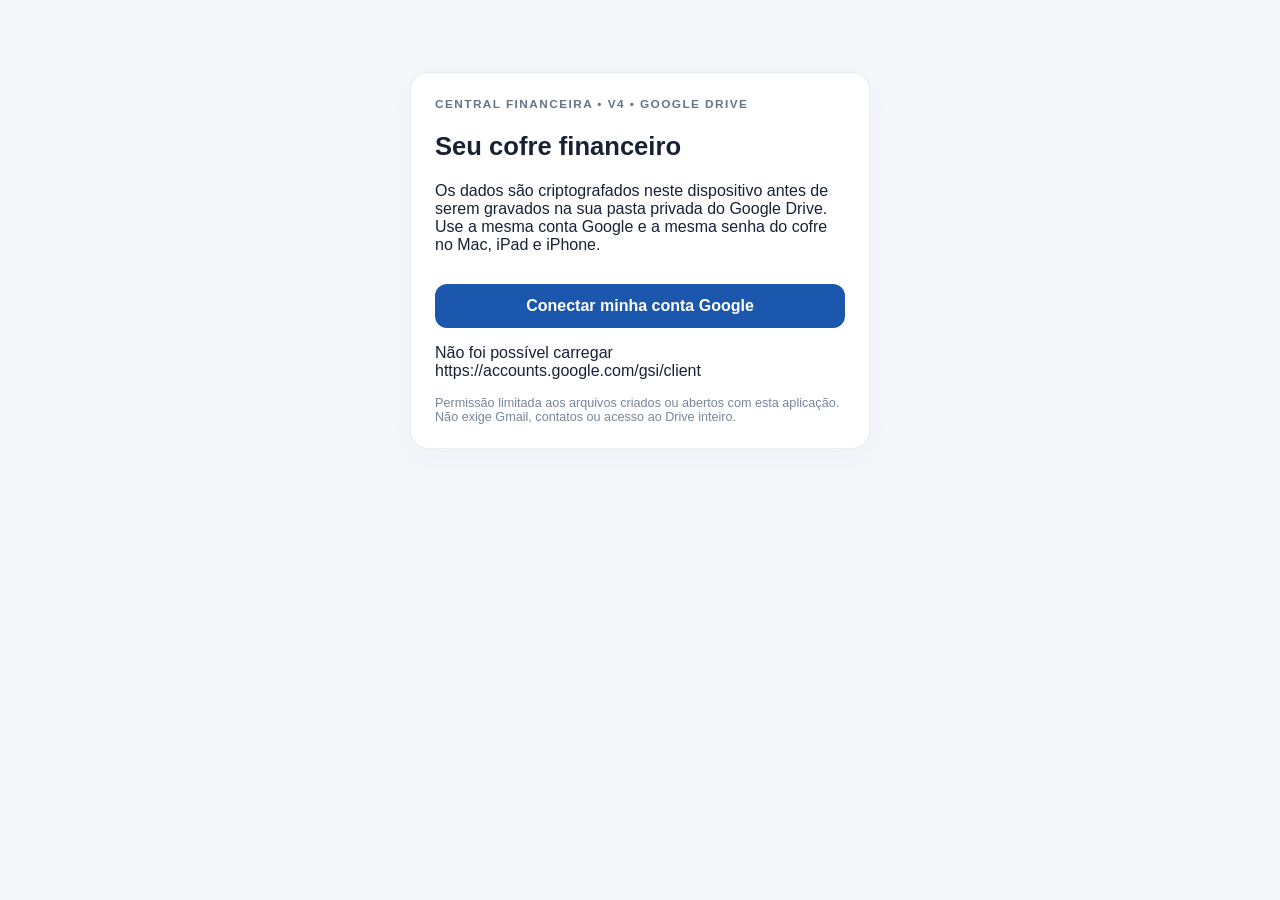
<file: index.html>
<!doctype html>
<html lang="pt-BR"><head><meta http-equiv="Content-Security-Policy" content="default-src 'none'; script-src 'self' https://accounts.google.com/gsi/client; style-src 'self' 'unsafe-inline' https://accounts.google.com/gsi/style; connect-src https://www.googleapis.com https://accounts.google.com/gsi/; frame-src https://accounts.google.com; img-src 'self' data: https://*.googleusercontent.com; manifest-src 'self'; worker-src 'self'; base-uri 'self'; form-action 'self' https://accounts.google.com"><meta name="referrer" content="no-referrer"><meta charset="utf-8"><meta name="viewport" content="width=device-width, initial-scale=1, viewport-fit=cover"><meta name="theme-color" content="#101827"><meta name="apple-mobile-web-app-capable" content="yes"><meta name="apple-mobile-web-app-status-bar-style" content="default"><title>Central Financeira • Evolução</title><link rel="manifest" href="manifest.webmanifest"><link rel="stylesheet" href="style.css"></head><body>
<section id="auth" class="auth panel"></section><div class="app locked" id="mainApp"><header class="top"><div class="brand"><div class="brandmark">CF</div><div><div class="eyebrow" id="entitySubtitle">CONTROLE FINANCEIRO</div><h1>Central Financeira <span style="color:#3572c0">Evolução</span></h1></div></div><div class="top-actions"><button class="ghost" id="alerts" aria-label="Alertas de término">🔔</button><button class="ghost" id="privacy" aria-label="Ocultar valores">◉</button><button class="ghost" id="refreshCloud">Atualizar do Drive</button><button class="ghost" id="logout">Sair</button><button class="primary" data-action="new-entry">+ Lançamento</button></div></header>
<nav class="tabs" aria-label="Navegação"><button class="tab active" data-tab="overview">Visão geral</button><button class="tab" data-tab="entries">Lançamentos</button><button class="tab" data-tab="insurance">Seguros</button><button class="tab" data-tab="subscriptions">Assinaturas</button><button class="tab" data-tab="investments">Aplicações</button><button class="tab" data-tab="accounts">Contas</button><button class="tab" data-tab="reports">Relatórios</button><button class="tab" data-tab="settings">Cadastros e backup</button></nav>
<section class="view active" id="overview"><div class="sectionhead"><div><h2>Visão geral</h2><p>Seu panorama financeiro em um só lugar.</p></div><div class="toolbar" id="overviewFilters"></div></div><div class="cards" id="overviewCards"></div><div class="columns"><div class="panel"><h3>Fluxo mensal</h3><div class="chart" id="overviewChart"></div></div><div class="panel"><h3>Últimos lançamentos</h3><div id="overviewLatest" class="list"></div></div></div></section>
<section class="view" id="entries"><div class="sectionhead"><div><h2>Lançamentos</h2><p>Entradas, despesas e recorrências em um só lugar.</p></div><button class="primary" data-action="new-entry">+ Novo lançamento</button></div><div class="toolbar" style="margin-bottom:16px"><div class="field search"><label for="entrySearch">Buscar descrição</label><input id="entrySearch" placeholder="Ex.: aluguel, mercado..."></div><div class="field compact"><label for="entryPeriod">Período</label><select id="entryPeriod"></select></div><div class="field compact"><label for="entryEntity">Entidade</label><select id="entryEntity"></select></div></div><div class="tablewrap"><table><thead><tr><th>Data</th><th>Descrição</th><th>Categoria / entidade</th><th>Conta</th><th>Valor</th><th>Ações</th></tr></thead><tbody id="entryRows"></tbody></table></div></section>
<section class="view" id="insurance"></section><section class="view" id="subscriptions"></section><section class="view" id="investments"></section><section class="view" id="accounts"><div class="sectionhead"><div><h2>Contas</h2><p>Cadastre contas bancárias e cartões de crédito.</p></div><button class="primary" data-action="new-account">+ Nova conta</button></div><div class="accountgrid" id="accountCards"></div></section>
<section class="view" id="reports"><div class="sectionhead"><div><h2>Relatórios</h2><p>Filtre por mês, ano inteiro ou todos os períodos.</p></div><div class="toolbar"><div id="reportFilters"></div><button class="secondary" id="exportCSV">Exportar CSV</button></div></div><div id="reportCards" class="cards"></div><div class="columns"><div class="panel"><h3>Despesas por categoria</h3><div id="categoryReport"></div></div><div class="panel"><h3>Resumo por mês</h3><div id="monthlyReport"></div></div></div></section>
<section class="view" id="settings"><div class="sectionhead"><div><h2>Cadastros e backup</h2><p>Personalize sua central financeira e proteja seus dados.</p></div></div><div class="notice">Dados no seu Google Drive, criptografados antes do envio. Os perfis compartilham este cofre e não concedem acesso independente à conta Google. Use Sair para bloquear o cofre neste dispositivo.</div><div class="settingsgrid"><div class="panel" id="usersPanel"></div><div class="panel"><div class="panel-head"><h3>Entidades</h3><button class="smallbutton" data-action="new-entity">+ Entidade</button></div><p class="hint">Pessoa física, jurídica, empresa ou outro centro financeiro.</p><div id="entityTags" class="pillstrip" style="margin-top:14px"></div></div><div class="panel"><div class="panel-head"><h3>Categorias</h3><button class="smallbutton" data-action="new-category">+ Categoria</button></div><p class="hint">Disponíveis no formulário de lançamentos.</p><div id="categoryTags" class="pillstrip" style="margin-top:14px"></div></div><div class="panel"><h3>Cópia de segurança</h3><p class="hint">Dados gravados no Google Drive. O backup inclui finanças e perfis e permanece criptografado. Exporte regularmente e guarde com segurança.</p><div style="display:grid;gap:10px;margin-top:18px"><button class="secondary" id="backupDownload">Baixar backup criptografado</button><label for="backupRestore">Restaurar backup criptografado ou JSON antigo</label><input type="file" id="backupRestore" accept="application/json,.json,.cfvault"></div></div><div class="panel"><h3>Dados do cofre</h3><p class="notice dangerzone">Apagar os dados é irreversível sem uma cópia de segurança. Apagar aqui cria uma nova versão vazia no Drive. Versões anteriores continuam no histórico; não apague arquivos do cofre manualmente.</p><button class="danger" id="clearData" style="margin-top:15px">Apagar dados desta versão</button></div></div></section>
<div id="storageStatus" class="notice" role="status">Cofre Google Drive bloqueado</div><div class="footer-note">Central Financeira Evolução • v4 • Cofre privado criptografado no Google Drive</div></div>
<div class="modal-overlay" id="dialog" role="presentation"><div class="modal" role="dialog" aria-modal="true" aria-labelledby="dialogTitle"><header><h2 id="dialogTitle"></h2><button class="close" aria-label="Fechar" id="dialogClose">✕</button></header><form id="dialogForm"><div class="content" id="dialogBody"></div><footer><button class="ghost" type="button" id="dialogCancel">Cancelar</button><button class="primary" type="submit" id="dialogSave">Salvar</button></footer></form></div></div>
<script src="core.js"></script><script src="config.js"></script><script src="vault.js"></script><script src="drive.js"></script><script src="storage.js"></script><script src="bootstrap.js"></script></body></html>
</file>
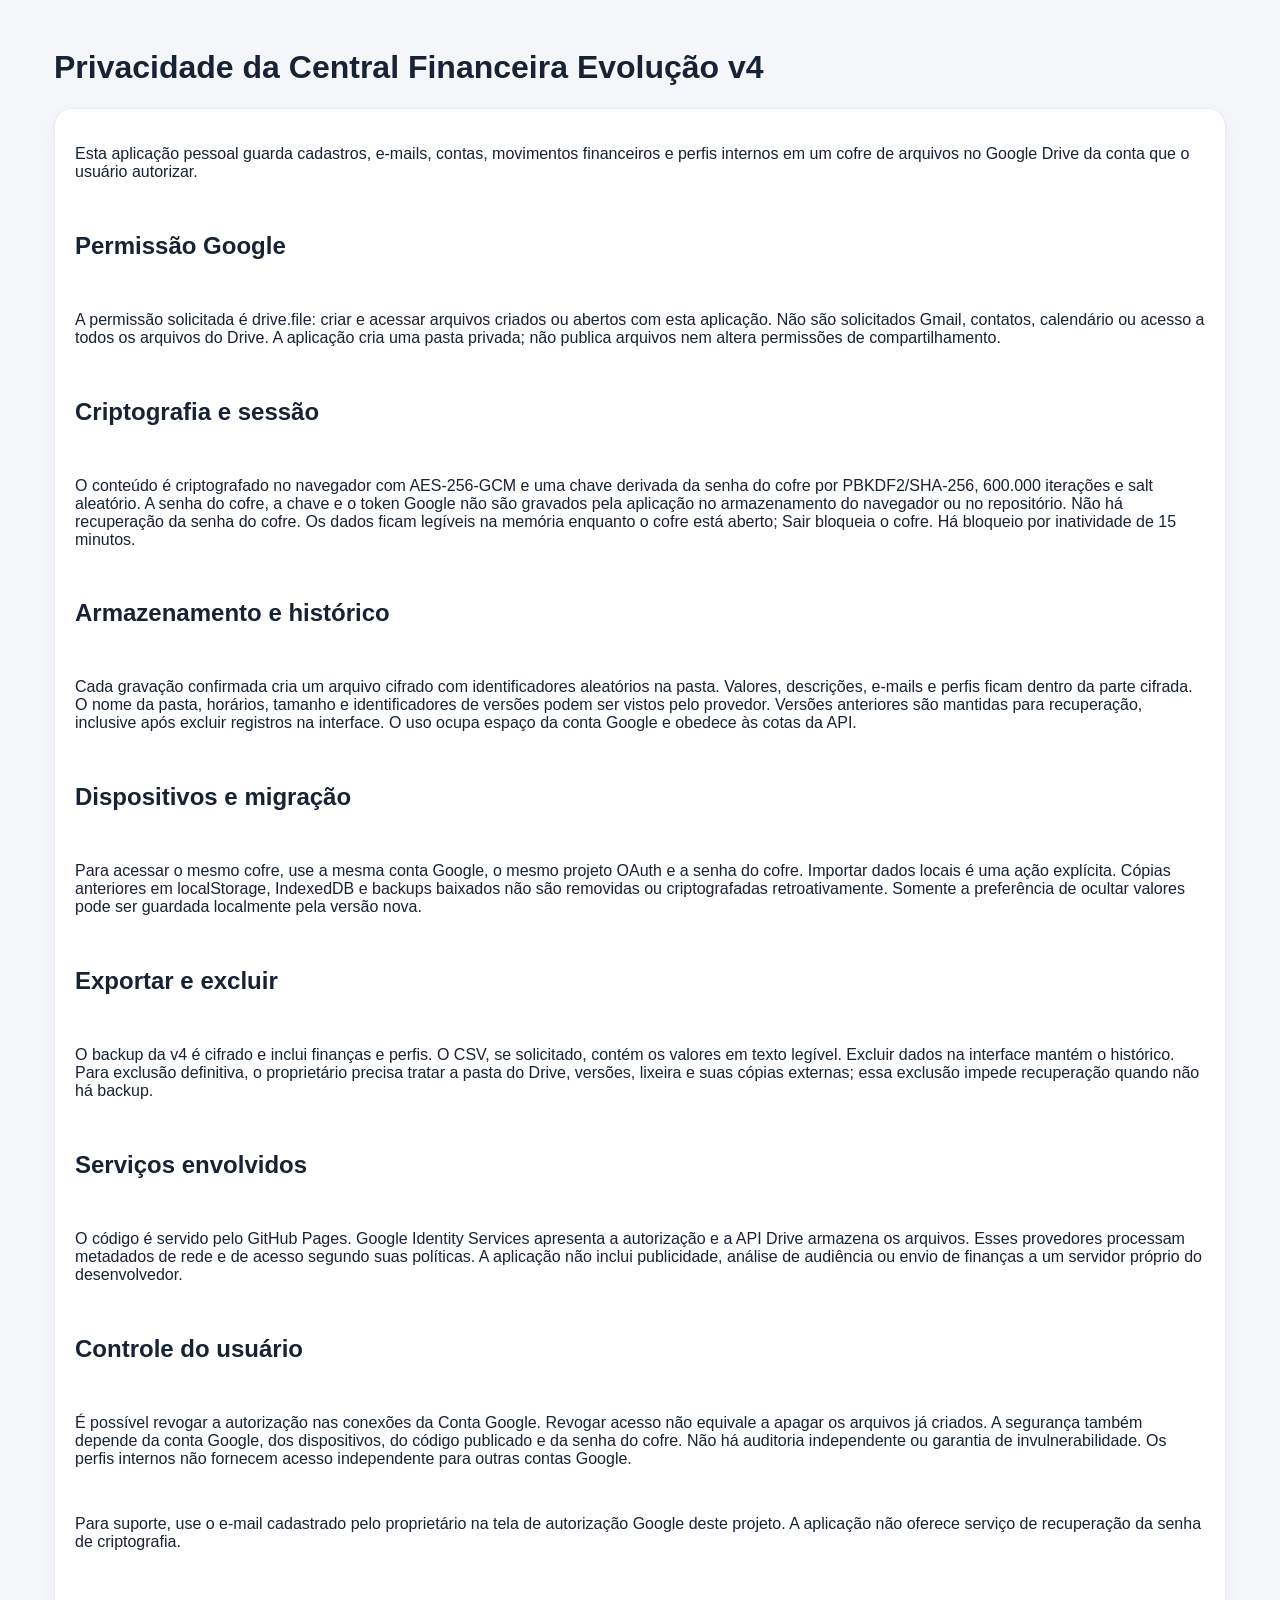
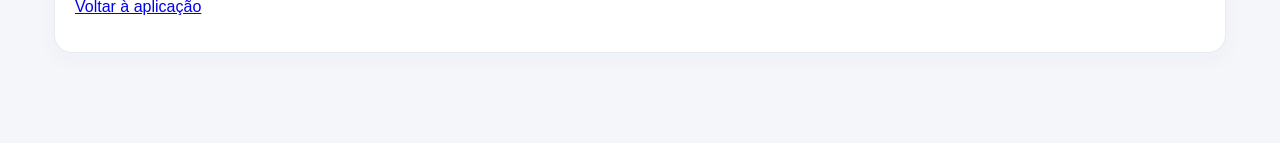
<file: privacy.html>
<!doctype html><html lang="pt-BR"><head><meta charset="utf-8"><meta name="viewport" content="width=device-width,initial-scale=1"><title>Privacidade — Central Financeira Evolução</title><link rel="stylesheet" href="style.css"></head><body><main class="app"><h1>Privacidade da Central Financeira Evolução v4</h1><div class="panel stack"><p>Esta aplicação pessoal guarda cadastros, e-mails, contas, movimentos financeiros e perfis internos em um cofre de arquivos no Google Drive da conta que o usuário autorizar.</p><h2>Permissão Google</h2><p>A permissão solicitada é drive.file: criar e acessar arquivos criados ou abertos com esta aplicação. Não são solicitados Gmail, contatos, calendário ou acesso a todos os arquivos do Drive. A aplicação cria uma pasta privada; não publica arquivos nem altera permissões de compartilhamento.</p><h2>Criptografia e sessão</h2><p>O conteúdo é criptografado no navegador com AES-256-GCM e uma chave derivada da senha do cofre por PBKDF2/SHA-256, 600.000 iterações e salt aleatório. A senha do cofre, a chave e o token Google não são gravados pela aplicação no armazenamento do navegador ou no repositório. Não há recuperação da senha do cofre. Os dados ficam legíveis na memória enquanto o cofre está aberto; Sair bloqueia o cofre. Há bloqueio por inatividade de 15 minutos.</p><h2>Armazenamento e histórico</h2><p>Cada gravação confirmada cria um arquivo cifrado com identificadores aleatórios na pasta. Valores, descrições, e-mails e perfis ficam dentro da parte cifrada. O nome da pasta, horários, tamanho e identificadores de versões podem ser vistos pelo provedor. Versões anteriores são mantidas para recuperação, inclusive após excluir registros na interface. O uso ocupa espaço da conta Google e obedece às cotas da API.</p><h2>Dispositivos e migração</h2><p>Para acessar o mesmo cofre, use a mesma conta Google, o mesmo projeto OAuth e a senha do cofre. Importar dados locais é uma ação explícita. Cópias anteriores em localStorage, IndexedDB e backups baixados não são removidas ou criptografadas retroativamente. Somente a preferência de ocultar valores pode ser guardada localmente pela versão nova.</p><h2>Exportar e excluir</h2><p>O backup da v4 é cifrado e inclui finanças e perfis. O CSV, se solicitado, contém os valores em texto legível. Excluir dados na interface mantém o histórico. Para exclusão definitiva, o proprietário precisa tratar a pasta do Drive, versões, lixeira e suas cópias externas; essa exclusão impede recuperação quando não há backup.</p><h2>Serviços envolvidos</h2><p>O código é servido pelo GitHub Pages. Google Identity Services apresenta a autorização e a API Drive armazena os arquivos. Esses provedores processam metadados de rede e de acesso segundo suas políticas. A aplicação não inclui publicidade, análise de audiência ou envio de finanças a um servidor próprio do desenvolvedor.</p><h2>Controle do usuário</h2><p>É possível revogar a autorização nas conexões da Conta Google. Revogar acesso não equivale a apagar os arquivos já criados. A segurança também depende da conta Google, dos dispositivos, do código publicado e da senha do cofre. Não há auditoria independente ou garantia de invulnerabilidade. Os perfis internos não fornecem acesso independente para outras contas Google.</p><p>Para suporte, use o e-mail cadastrado pelo proprietário na tela de autorização Google deste projeto. A aplicação não oferece serviço de recuperação da senha de criptografia.</p><p><a href="./">Voltar à aplicação</a></p></div></main></body></html>
</file>
<file: style.css>
:root{font-family:Inter,-apple-system,BlinkMacSystemFont,"Segoe UI",sans-serif;color:#172235;background:#f4f6fa;font-synthesis:none}*{box-sizing:border-box}body{margin:0;min-width:320px}button,input,select,textarea{font:inherit}button{cursor:pointer}button:disabled{opacity:.5;cursor:not-allowed}input,select,textarea{width:100%;min-height:44px;border:1px solid #d7dfeb;border-radius:12px;background:white;color:#172235;padding:10px 12px;outline-offset:2px}textarea{resize:vertical}label{display:block;color:#465268;font-size:.86rem;font-weight:650;margin-bottom:7px}.app{max-width:1220px;margin:auto;padding:28px 24px 90px}.top{display:flex;align-items:center;justify-content:space-between;gap:14px;margin-bottom:24px}.brand{display:flex;align-items:center;gap:12px}.brandmark{display:grid;place-items:center;width:46px;height:46px;border-radius:15px;background:#1a375f;color:#fff;font-size:1.2rem;font-weight:800}.eyebrow{font-size:.74rem;letter-spacing:.12em;text-transform:uppercase;color:#64748b;font-weight:750}.brand h1{margin:3px 0 0;font-size:1.32rem;letter-spacing:-.025em}.top-actions{display:flex;gap:10px;align-items:center}.primary,.secondary,.danger,.ghost{border:0;border-radius:12px;padding:12px 16px;font-weight:700;min-height:44px}.primary{background:#1b57ad;color:white}.primary:hover{background:#16478e}.secondary{background:#e8eef7;color:#1b477f}.danger{background:#ffe8e8;color:#a52f35}.ghost{background:#fff;border:1px solid #d7dfeb;color:#34445e}.tabs{display:flex;gap:7px;overflow-x:auto;scrollbar-width:thin;padding:2px 0 14px;margin-bottom:14px}.tab{white-space:nowrap;border:0;border-radius:11px;padding:11px 15px;color:#506078;background:transparent;font-weight:700}.tab.active{background:#e4edfb;color:#1754a6}.view{display:none}.view.active{display:block}.sectionhead{display:flex;justify-content:space-between;align-items:start;gap:14px;margin-bottom:20px}.sectionhead h2{margin:0 0 7px;font-size:1.75rem;letter-spacing:-.035em}.muted{color:#738096}.sectionhead p{margin:0;color:#718096;font-size:.94rem}.toolbar{display:flex;align-items:end;gap:10px;flex-wrap:wrap}.field{min-width:130px}.field.compact{width:150px}.field.search{min-width:240px;flex:1}.cards{display:grid;grid-template-columns:repeat(4,minmax(0,1fr));gap:14px;margin:22px 0}.card,.panel{background:white;border:1px solid #e7ebf2;border-radius:18px;padding:20px;box-shadow:0 7px 22px #1f355008}.card .label{color:#758298;font-size:.84rem;font-weight:650}.card .number{margin-top:14px;font-size:1.58rem;letter-spacing:-.035em;font-weight:800;overflow-wrap:anywhere}.number.good{color:#078564}.number.bad{color:#b83a4a}.card .detail{font-size:.77rem;color:#8995a5;margin-top:7px}.columns{display:grid;grid-template-columns:1.1fr .9fr;gap:16px}.panel h3{margin:0 0 15px;font-size:1.05rem}.panel-head{display:flex;justify-content:space-between;align-items:center;gap:10px}.list{display:grid;gap:9px}.item{display:flex;align-items:center;justify-content:space-between;gap:12px;border-bottom:1px solid #edf0f4;padding:12px 0}.item:last-child{border:0}.item-title{font-weight:700;overflow-wrap:anywhere}.item-sub{font-size:.8rem;color:#7b8799;margin-top:5px}.amount{font-weight:800;text-align:right;white-space:nowrap}.pills{display:flex;gap:5px;flex-wrap:wrap}.pill{font-size:.7rem;font-weight:750;border-radius:999px;padding:4px 8px;background:#edf2f8;color:#4e6580}.tablewrap{overflow:auto;border-radius:16px;border:1px solid #e5eaf1;background:white}table{border-collapse:collapse;width:100%;min-width:660px;text-align:left}th,td{padding:14px 15px;border-bottom:1px solid #edf0f4;font-size:.9rem}th{color:#65758b;font-size:.78rem;background:#f9fbfe}tr:last-child td{border-bottom:0}.actions{display:flex;gap:7px;justify-content:flex-end}.smallbutton{border:1px solid #dbe2eb;border-radius:9px;background:white;color:#344b6a;padding:8px 10px;font-size:.81rem;font-weight:700}.smallbutton.red{color:#bd343e}.empty{color:#8a96a7;text-align:center;padding:28px 10px}.stack{display:grid;gap:15px}.formgrid{display:grid;grid-template-columns:repeat(2,minmax(0,1fr));gap:14px}.span2{grid-column:span 2}.checkline{display:flex;align-items:center;gap:10px;padding:13px 0}.checkline input{width:19px;height:19px;min-height:19px}.checkline label{margin:0}.modal-overlay{position:fixed;inset:0;z-index:50;background:#09182e88;display:none;align-items:center;justify-content:center;padding:14px}.modal-overlay.open{display:flex}.modal{width:min(540px,100%);max-height:calc(100dvh - 28px);display:flex;flex-direction:column;background:white;border-radius:20px;box-shadow:0 24px 60px #06152a3d;overflow:hidden}.modal form{display:flex;flex-direction:column;min-height:0;flex:1;overflow:hidden}.modal header{padding:20px 22px 13px;border-bottom:1px solid #e8edf3;display:flex;justify-content:space-between;align-items:center;gap:10px}.modal header h2{margin:0;font-size:1.19rem}.modal .content{padding:19px 22px 22px;overflow-y:auto;overscroll-behavior:contain;-webkit-overflow-scrolling:touch;min-height:0}.modal footer{padding:13px 22px calc(13px + env(safe-area-inset-bottom,0px));border-top:1px solid #e7ebf2;background:white;display:flex;gap:9px;justify-content:flex-end;flex-shrink:0}.close{border:0;background:#f0f4f9;width:34px;height:34px;border-radius:10px}.hint{color:#77869a;font-size:.79rem;margin:7px 0 0}.notice{border-radius:13px;padding:13px 14px;background:#edf5ff;color:#375579;line-height:1.45;font-size:.85rem}.dangerzone{background:#fff7f7;color:#82373a}.accountgrid{display:grid;grid-template-columns:repeat(auto-fit,minmax(240px,1fr));gap:14px}.chart{display:grid;gap:11px}.barrow{display:grid;grid-template-columns:98px minmax(0,1fr) 100px;align-items:center;gap:10px;font-size:.78rem}.bartrack{height:11px;border-radius:8px;background:#edf1f7;overflow:hidden}.bar{height:100%;background:#396fbb;border-radius:8px}.bar.out{background:#e68182}.footer-note{margin-top:25px;font-size:.78rem;color:#8a95a7}.settingsgrid{display:grid;grid-template-columns:repeat(2,minmax(0,1fr));gap:16px}.pillstrip{display:flex;gap:8px;flex-wrap:wrap;margin-bottom:14px}.tag{background:#eff4fa;padding:7px 10px;border-radius:10px;display:flex;align-items:center;gap:8px;font-size:.85rem}.tag button{background:none;border:0;color:#c33;font-weight:800}.sr-only{position:absolute;left:-9999px}.switchbar{display:flex;gap:8px;align-items:end}.switchbar .field{flex:1}.hidden{display:none!important}@media(max-width:800px){.cards{grid-template-columns:repeat(2,minmax(0,1fr))}.columns,.settingsgrid{grid-template-columns:1fr}.sectionhead{flex-wrap:wrap}.app{padding:18px 15px 88px}}@media(max-width:520px){.app{padding:16px 12px calc(90px + env(safe-area-inset-bottom,0px))}.brand h1{font-size:1.05rem}.brandmark{width:40px;height:40px}.eyebrow{font-size:.64rem}.top{align-items:flex-start}.top-actions .primary{padding:10px 11px;font-size:.81rem}.top-actions .secondary{display:none}.sectionhead h2{font-size:1.45rem}.toolbar{width:100%}.field.compact{width:auto;flex:1;min-width:115px}.field.search{min-width:100%}.cards{gap:9px}.card,.panel{padding:15px;border-radius:14px}.card .number{font-size:1.25rem}.formgrid{grid-template-columns:1fr}.span2{grid-column:span 1}.modal-overlay{padding:0;align-items:flex-end}.modal{width:100%;max-height:calc(100dvh - 8px);border-radius:19px 19px 0 0}.modal form{display:flex;flex-direction:column;min-height:0;flex:1;overflow:hidden}.modal header{padding:17px 17px 12px}.modal .content{padding:15px 17px}.modal footer{padding:12px 17px calc(12px + env(safe-area-inset-bottom,0px))}.modal footer button{flex:1}.barrow{grid-template-columns:70px minmax(0,1fr) 82px;font-size:.69rem}.item{align-items:flex-start}}

.cards{grid-template-columns:repeat(3,minmax(0,1fr))}.top-actions{flex-wrap:wrap}.auth{max-width:460px;margin:8vh auto;padding:24px}.auth h1{font-size:1.6rem}.auth .primary{width:100%;margin-top:14px}.auth input{margin-bottom:12px}.notice{margin-bottom:12px}.top-actions button{padding:10px}.app.locked{display:none}.type-description{max-width:300px}.footer-note{line-height:1.6}
@media(max-width:600px){.cards{grid-template-columns:1fr}.top{flex-wrap:wrap}.formgrid{grid-template-columns:1fr}.span2{grid-column:span 1}}
</file>
